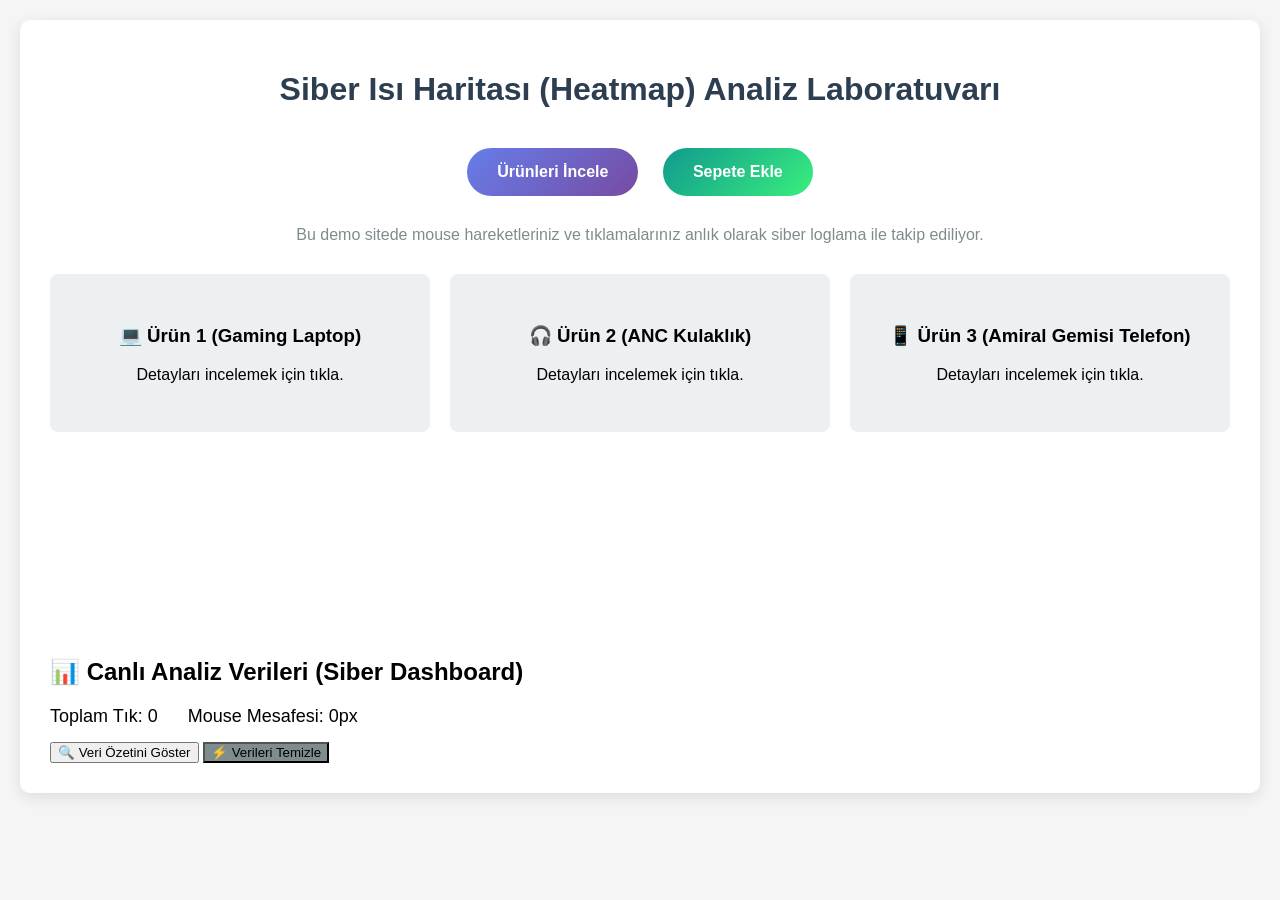
<file: heatmap-app/index.html>
<!DOCTYPE html>
<html lang="tr">
<head>
    <meta charset="UTF-8">
    <meta name="viewport" content="width=device-width, initial-scale=1.0">
    <title>Kullanıcı Davranış Analizi Demo Sitesi</title>
    <link rel="stylesheet" href="style.css">
</head>
<body>

    <div id="heatmap-container">
        <h1>Siber Isı Haritası (Heatmap) Analiz Laboratuvarı</h1>
        
        <div class="content-area">
            <div style="text-align: center; margin-bottom: 20px;">
                <button class="track-button">Ürünleri İncele</button>
                <button class="track-button" style="background: linear-gradient(135deg, #11998e, #38ef7d);">Sepete Ekle</button>
            </div>

            <p style="text-align: center; color: #7f8c8d;">
                Bu demo sitede mouse hareketleriniz ve tıklamalarınız anlık olarak siber loglama ile takip ediliyor.
            </p>

            <div class="product-grid">
                <div class="product-card">
                    <h3>💻 Ürün 1 (Gaming Laptop)</h3>
                    <p>Detayları incelemek için tıkla.</p>
                </div>
                <div class="product-card">
                    <h3>🎧 Ürün 2 (ANC Kulaklık)</h3>
                    <p>Detayları incelemek için tıkla.</p>
                </div>
                <div class="product-card">
                    <h3>📱 Ürün 3 (Amiral Gemisi Telefon)</h3>
                    <p>Detayları incelemek için tıkla.</p>
                </div>
            </div>

            <div id="heatmap-overlay"></div>
        </div>

        <div id="analytics-panel">
            <h2>📊 Canlı Analiz Verileri (Siber Dashboard)</h2>
            <div style="display: flex; gap: 30px; margin-bottom: 15px; font-size: 18px;">
                <span id="click-counter">Toplam Tık: 0</span>
                <span id="mouse-distance">Mouse Mesafesi: 0px</span>
            </div>
            <button id="show-heatmap">🔍 Veri Özetini Göster</button>
            <button id="clear-data" style="background-color: #7f8c8d;">⚡ Verileri Temizle</button>
        </div>
    </div>

    <script src="script.js"></script>
</body>
</html>
</file>
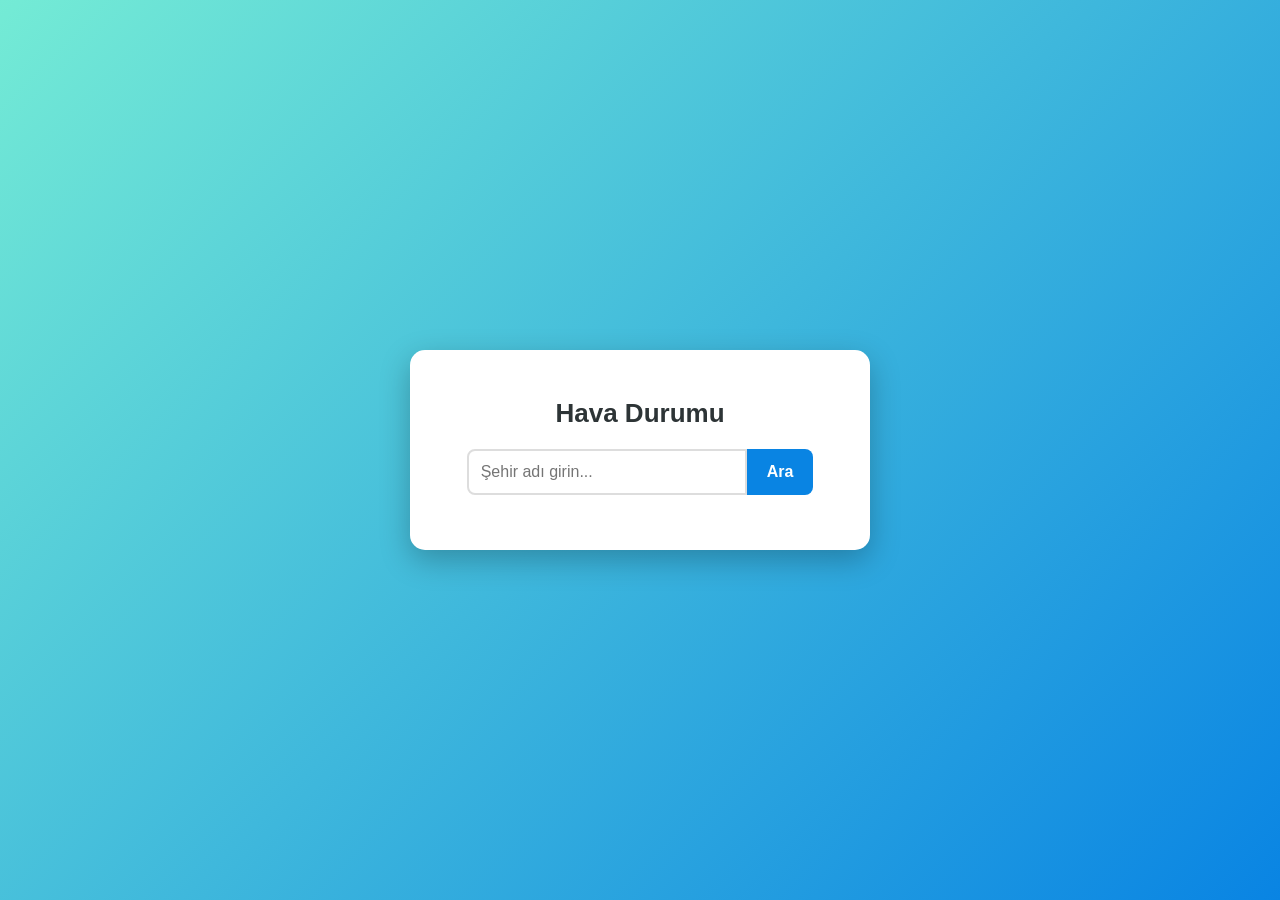
<file: weather-app/index.html>
<html lang="tr">
<head>
    <meta charset="UTF-8">
    <meta name="viewport" content="width=device-width, initial-scale=1.0">
    <title>Hava Durumu Uygulaması</title>
    <link rel="stylesheet" href="style.css">
</head>
<body>
<div class ="container">
    <h1>Hava Durumu</h1>


<div class ="search-box">
    <input type="text" id="cityInput" placeholder="Şehir adı girin...">
    <button id="searchBtn">Ara</button>
</div>

<div class="weather-info" id="weatherInfo" style="display: none;">
<div class="city-name" id="cityName"></div>
<div class="temperature" id="temperature"></div>
<div class="description" id="description"></div>

<div class="details">

<div>💧 Nem: <span id="humidity"></span></div>
<div>💨 Rüzgar: <span id="windSpeed"></span></div>
        
        </div>
    </div>
</div>
<script src="script.js"></script>
</body>
</html>
</file>
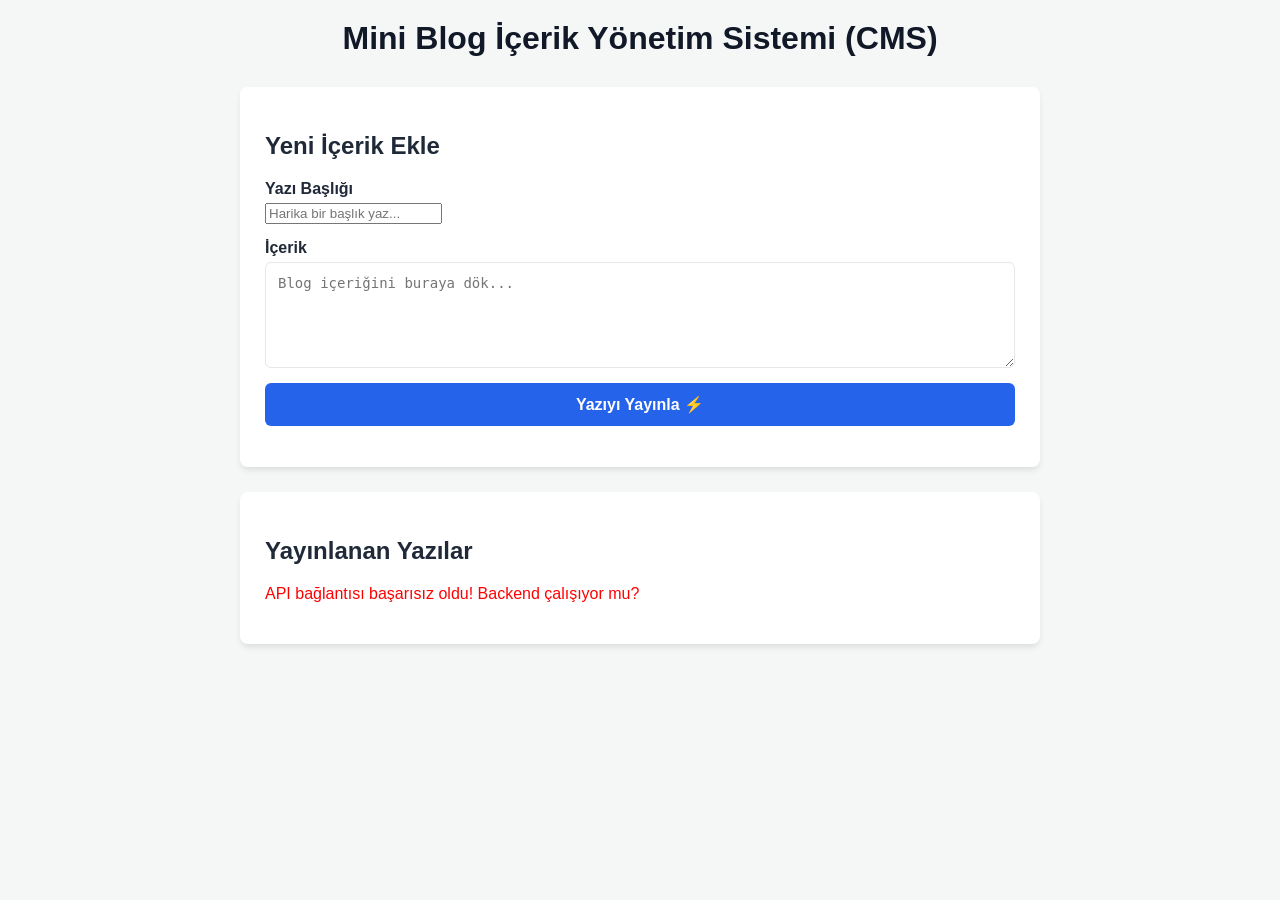
<file: blog-cms/frontend/index.html>
<html lang="tr">
<head>
<meta charset="UTF-8">
<meta name="viewport" content="width=device-width, initial-scale=1.0">
    <title>Masqot CMS - Fullstack Blog</title>
    <link rel="stylesheet" href="style.css">
    </head>
    <body>
        <div class ="container">
            <h1> Mini Blog İçerik Yönetim Sistemi (CMS)</h1>

            <!-- Yazı Ekleme Formu -->
        <div class ="card">
            <h2>Yeni İçerik Ekle</h2>
            <form id="postForm">
                <div class="form-group">
                    <label for="title">Yazı Başlığı</label>
                    <input typ="text" id="title" placeholder="Harika bir başlık yaz..." required>
                    </div>
                    <div class="form-group">
                        <label for="content">İçerik</label>
                        <textarea id="content" rows="5" placeholder="Blog içeriğini buraya dök..." required></textarea>
                        </div>
                        <button type="submit" id="submitBtn">Yazıyı Yayınla ⚡</button>
                        </form>
                        </div>
        <!-- Yazı Listeleme Alanı -->
<div class="card">
<h2>Yayınlanan Yazılar</h2>
<div id="postsList">
    <p class="loading">Yazılar yükleniyor veya henüz hiç yazı eklenmedi...</p> </p>
</div>
        </div>
    </div>

    <script src="script.js"></script>
</body>
</html>
</file>
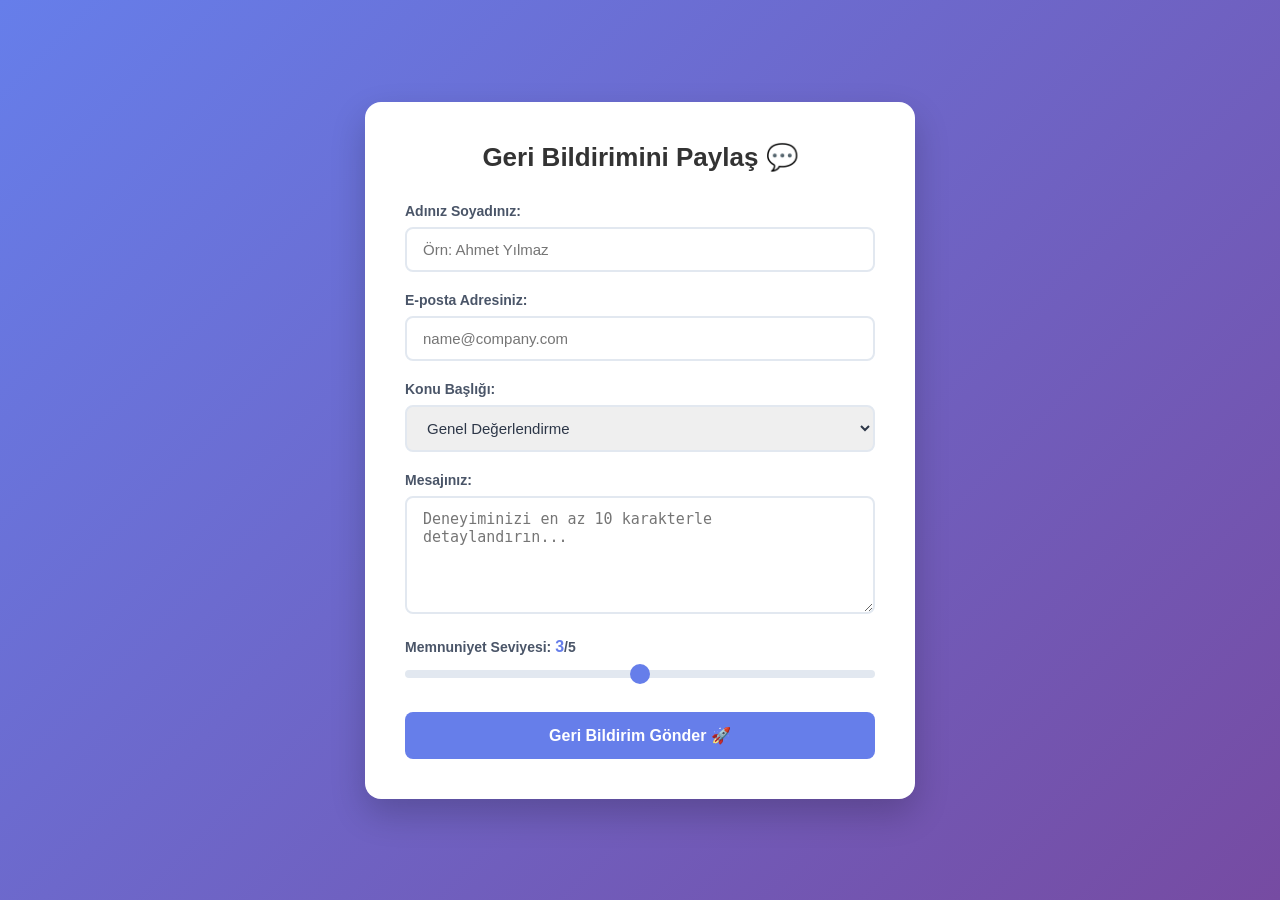
<file: feedback-system/frontend/index.html>
<!DOCTYPE html>
<html lang="tr">
<head>
    <meta charset="UTF-8">
    <meta name="viewport" content="width=device-width, initial-scale=1.0">
    <title>Kullanıcı Geri Bildirim Sistemi</title>
    <link rel="stylesheet" href="style.css">
</head>
<body>

    <div class="feedback-container">
        <h1>Geri Bildirimini Paylaş 💬</h1>
        
        <form id="feedbackForm" novalidate>
            <div class="form-group">

            <label for="userName">Adınız Soyadınız:</label>
            <input type="text" id="userName" placeholder="Örn: Ahmet Yılmaz" required>
            </div>

            <div class="form-group">
                <label for="userEmail">E-posta Adresiniz:</label>
                <input type="email" id="userEmail" placeholder="name@company.com" required>
            </div>

            <div class="form-group">
                <label for="feedbackType">Konu Başlığı:</label>
                <select id="feedbackType">
                    <option value="Genel">Genel Değerlendirme</option>
                    <option value="Şikayet">Şikayet / Arıza</option>
                    <option value="Öneri">Öneri / Geliştirme</option>
                    <option value="Compliment">Teşekkür / Memnuniyet</option>
                </select>
            </div>

            <div class="form-group">
                <label for="feedbackMessage">Mesajınız:</label>
                <textarea id="feedbackMessage" rows="5" placeholder="Deneyiminizi en az 10 karakterle detaylandırın..." required></textarea>
            </div>

            <div class="form-group">
                <label for="satisfactionLevel">Memnuniyet Seviyesi: <span id="satisfactionValue">3</span>/5</label>
                <input type="range" id="satisfactionLevel" min="1" max="5" value="3">
            </div>

            <button type="submit" id="submitBtn">Geri Bildirim Gönder 🚀</button>
        </form>

        <div id="responseMessage" class="hidden"></div>
    </div>

    <script src="script.js"></script>
</body>
</html>
</file>
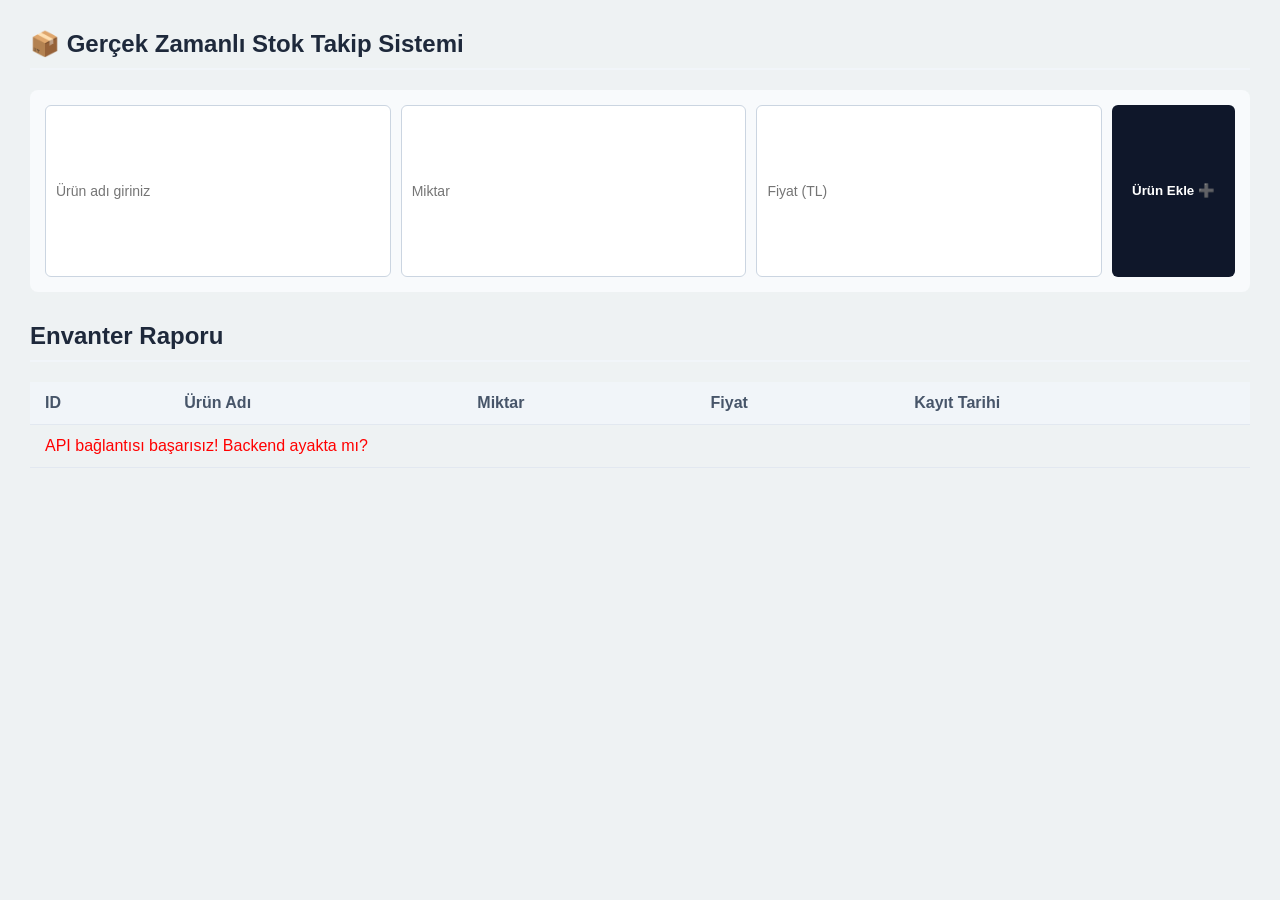
<file: stok-takip-sistemi/frontend/index.html>
<!DOCTYPE html>
<html lang="tr">
<head>
    <meta charset="UTF-8">
    <meta name="viewport" content="width=device-width, initial-scale=1.0">
    <title>Stok Takip Sistemi</title>
    <link rel="stylesheet" href="style.css">
</head>
<body>

    <tbody class="container">
<h2> 📦 Gerçek Zamanlı Stok Takip Sistemi</h2>
<form id ="urunForm">
    <input type="text" id="urunAdi" placeHolder="Ürün adı giriniz" required>
    <input type="number" id="miktar" placeholder="Miktar" min="1" required>
    <input type="number" id="fiyat" placeholder="Fiyat (TL)" step="0.01" min="0" required>
    <button type="submit">Ürün Ekle ➕</button>
</form>

<h2> Envanter Raporu</h2>
<table id="urunTablosu">
<thead>
    <tr>
        <th>ID</th>
        <th>Ürün Adı</th>
        <th>Miktar</th>
        <th>Fiyat</th>
        <th>Kayıt Tarihi</th>
    </tr>
</thead>
<tbody>
    </tbody>
</table>
    </div>

<script src="script.js"></script>
</body>
</html>
</file>
<file: heatmap-app/style.css>
body{
    font-family:'Segoe UI', Tahoma, Geneva, Verdana, sans-serif;
    margin:0;
    padding:20px;
    background-color:#f5f5f5;
}

#heatmap-container{
    max-width:1200px;
    margin: 0 auto;
    position:relative;
    background:white;
    border-radius:10px;
    padding:30px;
    box-shadow:0 4px 15px rgba(0,0,0,0.1);
}

h1{
    color:#2c3e50;
    text-align:center;
    margin-bottom:30px;
}

.content-area{
    min-height:500px;
    position:relative;
}

.track-button{
background: linear-gradient(135deg, #667eea 0%, #764ba2 100%);
color:white;
border:none;
padding:15px 30px;
margin:10px;
border-radius:25px;
cursor:pointer;
font-size:16px;
font-weight:bold;
transition:transform 0.2s;
}
.track-button:hover{
    transform:scale(1.05);
}

.product-grid{
    display:grid;
    grid-template-columns:repeat(3, 1fr);
    gap:20px;
    margin-top:30px;
}

.product-card{
    background: #ecf0f1;
    padding:30px;
    text-align:center;
    border-radius:8px;
    cursor:pointer;
    transition:all 0.3s ease;
    border:2px solid transparent;
}

.product-card:hover{
    background:#d5dbdb;
    border-color:#34495e;
    transform:translateY(-5px);
}

/* IsI haritası katmanı ve Animasyonlu Noktalar */

#heatmap-overlay{
    position:absolute;
    top:0;
    left:0;
    width:100%;
    height:100%;
    pointer-events:none; /* IsI haritasının altındaki öğelerle etkileşime izin verir */
    z-index:10;
}

.heat-point{
    position:absolute;
    border-radius: 50%;
    pointer-events: none;
    transform: translate(-50%, -50%); /* Tam tıklandığı merkeze otursun diye */
    animation: pulse 1.2s ease-out forwards;
}

@keyframes pulse{
    0%{
        transform:translate(-50%, -50%) scale(0);
        opacity:1;
    }
    100%{
        transform:translate(-50%, -50%) scale(1.5);
        opacity:0;
    }
}

#analiytics-panel{
    background:#34495e;
    color:white;
    padding:20px;
    margin-top:40px;
    border-radius:8px;
    box-shadow:inset 0 2px 10px rgba(0,0,0,0,2);
}

#analiytics-panel h2{
    margin-top:0;
    font-size:20px;
    border-bottom:1px solid #4f5f6f;
    padding-bottom:10px;
}

#analiytics-panel p{
    background:#e47c3c;
    color:white;
    border:none;
    padding: 12px 24px;
    margin-right:10px;
    border-radius:5px;
    cursor:pointer;
    font-weight:bold;
    font-size:14px;
    transition:0.2s;
}

#analytics-panel button:hover{
    opacity:0.9;
}
</file>
<file: weather-app/style.css>
body{
    margin:0;
    padding:0;
    font-family:'Segoe UI', Tahoma, Geneva, Verdana, sans-serif;
    background: linear-gradient(135deg, #74ebd5,#0984e3);
    min-height:100vh;
    display:flex;
    align-items:center;
    justify-content:center;
}

.container{
    background:white;
    padding:30px;
    border-radius:15px;
    box-shadow:0 10px 30px rgba(0,0,0, 0.25);
    text-align:center;
    max-width:400px;
    width:90%;
}

h1{
    color:#2d3436;
    margin-bottom:20px;
    font-size:26px;
}

.search-box{
    margin-bottom:25px;
    display:flex;
    justify-content:center;
}

input{

    padding:12px;
    border:2px solid #ddd;
    border-radius:8px 0 0 8px;
    width:70%;
    font-size:16px;
    outline:none;
    transition:0.3s;
}

input:focus{
    border-color:#0984e3;
}
button{
    padding:12px 20px;
    background:#0984e3;
    color:white;
    border:none;
    border-radius:0 8px 8px 0;
    cursor:pointer;
    font-size:16px;
    font-weight:bold;
    transition: 0.3s;
}
button:hover{
    background:#074b83;
}
.weather-info{
    margin-top:25px;
    animation:fadeIn 0.5s ease-in-out;
}
.city-name{
    font-size:26px;
    font-weight:bold;
    color:#2d3436;
}

.temperature{
    font-size:54px;
    color:#00b894;
    font-weight:bold;
    margin:15px 0;
}

.description{
    font-size:20px;
    color:#636e72;
    text-transform:capitalize;
    font-style:italic;
}

.details{
    display:flex;
    justify-content: space-between;
    margin-top:25px;
    padding-top:15px;
    border-top:1px solid #eee;
    font-size:15px;
    color:#2d3436;
}
@keyframes fadeIn{
    from{
        opacity:0;
        transform:translateY(-10px);
    }
    to{
        opacity:1;
        transform:translateY(0);
    }
}
</file>
<file: blog-cms/frontend/style.css>
:root{
    --bg-color:#f4f7f6;
    --card-bg:#ffffff;
    --primary-color:#2563eb;
    --text-color:#1f2937;
    --border-color: #e5e7eb;
}

body{

    font-family: 'Segoe UI', Tahoma, Geneva, Verdana, sans-serif;
    background-color: var(--bg-color);
    color:var(--text-color);
    margin:0;
    padding:20px;
}

.container{
    max-width: 800px;
    margin: 0 auto;
}

h1{
    text-align:center;
    color:#111827;
    margin-bottom: 30px;
}

.card{
    background: var(--card-bg);
    padding:25px;
    border-radius: 8px;
    box-shadow: 0 4px 6px -1px rgba(0,0,0,0.1);
    margin-bottom: 25px;
}

.form-group{
    margin-bottom: 15px;
}

label{
    display:block;
    font-weight: 600;
    margin-bottom: 5px;
}

input[type="text"], textarea{
    width: 100%;
    padding:12px;
    border:1px solid var(--border-color);
    border-radius: 6px;
    box-sizing: border-box;
    font-size: 14px;
}

button{
    background-color: var(--primary-color);
    color:white;
    border: none;
    padding:12px 20px;
    border-radius: 6px;
    font-size: 16px;
    font-weight: 600;
    cursor:pointer;
    width:100%;
    transition: background 0.2s;
}

button:hover{
    background-color: #1d4ed8;
}

.post-item{
    padding:15px 0;
    border-bottom:1px solid var (--border-color);
}

.post-item:last-child{
    border-bottom: none;
}

-post-item h3{
    margin:0 0 10px 0;
    color:#111827;
}

-post-item small{
    color:#9ca3af;
    display:block;
    margin-bottom:8px;
}

.post-item p{
    margin:0;
    line-height: 1.6;
}
</file>
<file: feedback-system/frontend/style.css>
/* Genel Sıfırlama ve Sayfa Ayarları */
* {
    box-sizing: border-box;
    margin: 0;
    padding: 0;
}

body {
    font-family: 'Segoe UI', Tahoma, Geneva, Verdana, sans-serif;
    background: linear-gradient(135deg, #667eea 0%, #764ba2 100%);
    min-height: 100vh;
    display: flex;
    justify-content: center;
    align-items: center;
    padding: 20px;
}

/* Form Kapsayıcı Kutusu (Glassmorphism esintili modern kart) */
.feedback-container {
    max-width: 550px;
    width: 100%;
    background: #ffffff;
    padding: 40px;
    border-radius: 16px;
    box-shadow: 0 15px 35px rgba(0, 0, 0, 0.2);
}

h1 {
    text-align: center;
    color: #333333;
    margin-bottom: 30px;
    font-size: 26px;
    font-weight: 700;
}

/* Form Düzeni (Elemanlar arası boşluklar) */
.form-group {
    margin-bottom: 20px;
}

label {
    display: block;
    margin-bottom: 8px;
    color: #4a5568;
    font-weight: 600;
    font-size: 14px;
}

/* İnput, Select ve Textarea Ortak Tasarımı */

input[type="text"],
input[type="email"],
select,
textarea{
width: 100%;
    padding: 12px 16px;
    border: 2px solid #e2e8f0;
    border-radius: 8px;
    font-size: 15px;
    color: #2d3748;
    outline: none;
    transition: all 0.3s ease;
}
/* Elemanlara Tıklandığında Parlama Efekti */
input:focus,
select:focus,
textarea:focus{
    border-color:#667eea;
    box-shadow: 0 0 0 3px rgba(102, 126, 234, 0.15);
}

textarea {
    resize: vertical;
}
/* Memnuniyet Slider'ı Özel Tasarımı */
input[type="range"] {
    -webkit-appearance: none;
    appearance: none;
    width: 100%;
    height: 8px;
    background: #e2e8f0;
    border-radius: 4px;
    outline: none;
}

input[type="range"]::-webkit-slider-thumb {
    -webkit-appearance: none;
    width: 20px;
    height: 20px;
    background: #667eea;
    border-radius: 50%;
    cursor: pointer;
    transition: background 0.15s ease-in-out;
}

input[type="range"]::-webkit-slider-thumb:hover {
    background: #5a6fd8;
}

#satisfactionValue {
    color: #667eea;
    font-size: 16px;
}

/* Aksiyon Butonu */
button[type="submit"] {
    width: 100%;
    background: #667eea;
    color: #ffffff;
    padding: 14px;
    border: none;
    border-radius: 8px;
    font-size: 16px;
    font-weight: 600;
    cursor: pointer;
    transition: background-color 0.2s ease;
    margin-top: 10px;
}

button[type="submit"]:hover {
    background: #5a6fd8;
}

button:disabled {
    background: #cbd5e1;
    cursor: not-allowed;
}

/* Dinamik Geri Bildirim Mesaj Kutuları */
#responseMessage {
    margin-top: 20px;
    padding: 12px;
    border-radius: 8px;
    text-align: center;
    font-size: 14px;
    font-weight: 600;
    animation: fadeIn 0.3s ease-in-out;
}

.success-msg {
    background: #d1fae5;
    color: #065f46;
    border: 1px solid #a7f3d0;
}

.error-msg {
    background: #fee2e2;
    color: #991b1b;
    border: 1px solid #fca5a5;
}

.hidden {
    display: none;
}

/* Animasyonlar ve Medya Sorguları (Responsive) */
@keyframes fadeIn {
    from { opacity: 0; transform: translateY(-5px); }
    to { opacity: 1; transform: translateY(0); }
}


@media (max-width:480px){
    .feedback-container{
        padding:25px 20px;
    }
    h1{
        font-size:22px;
    }
}
</file>
<file: stok-takip-sistemi/frontend/style.css>
body{
    font-family:'Segoe UI', Tahoma, Geneva, Verdana, sans-serif;
    margin:0;
    padding:30px;
    background-color:#eef2f3;
    color:#333;
}

.container{
    max-width:900px;
    margin: 0 auto;
    background:white;
    padding:30px;
    border-radius: 12px;
    box-shadow: 0 8px 20px rgba(0,0,0,0.05);
}

h2{
    color:#1e293b;
    border-bottom:2px solid #f1f5f9;
    padding-bottom:10px;
    margin-top:0;
}

#urunForm{
    display:flex;
    gap:10px;
    flex-wrap:wrap;
    background:#f8fafc;
    padding:15px;
    border-radius:8px;
    margin-bottom: 30px;
}

input{
    flex:1;
    min-height: 150px;
    padding:10px;
    border:1px solid #cbd5e1;
    border-radius: 6px;
    font-size:14px;
}

button{
    background-color: #0f172a;
    color:white;
    padding:10px 20px;
    border: none;
    border-radius: 6px;
    font-weight: 600;
    cursor:pointer;
    transition: background 0.2s;
}

button:hover{
    background-color: #1e293b;
}

table{
    width:100%;
    border-collapse:collapse;
    margin-top:10px;
}

th,td{
    padding:12px 15px;
    text-align:left;
    border-bottom:1px solid #e2e8f0;
}

th{
    background-color:#f1f5f9;
    color:#475569;
    font-weight: 600;
}

tr:hover{
    background-color: #f8fafc;
}

loading{
    text-align: center;
    color:#64748b;
    font-style:italic;
}
</file>
